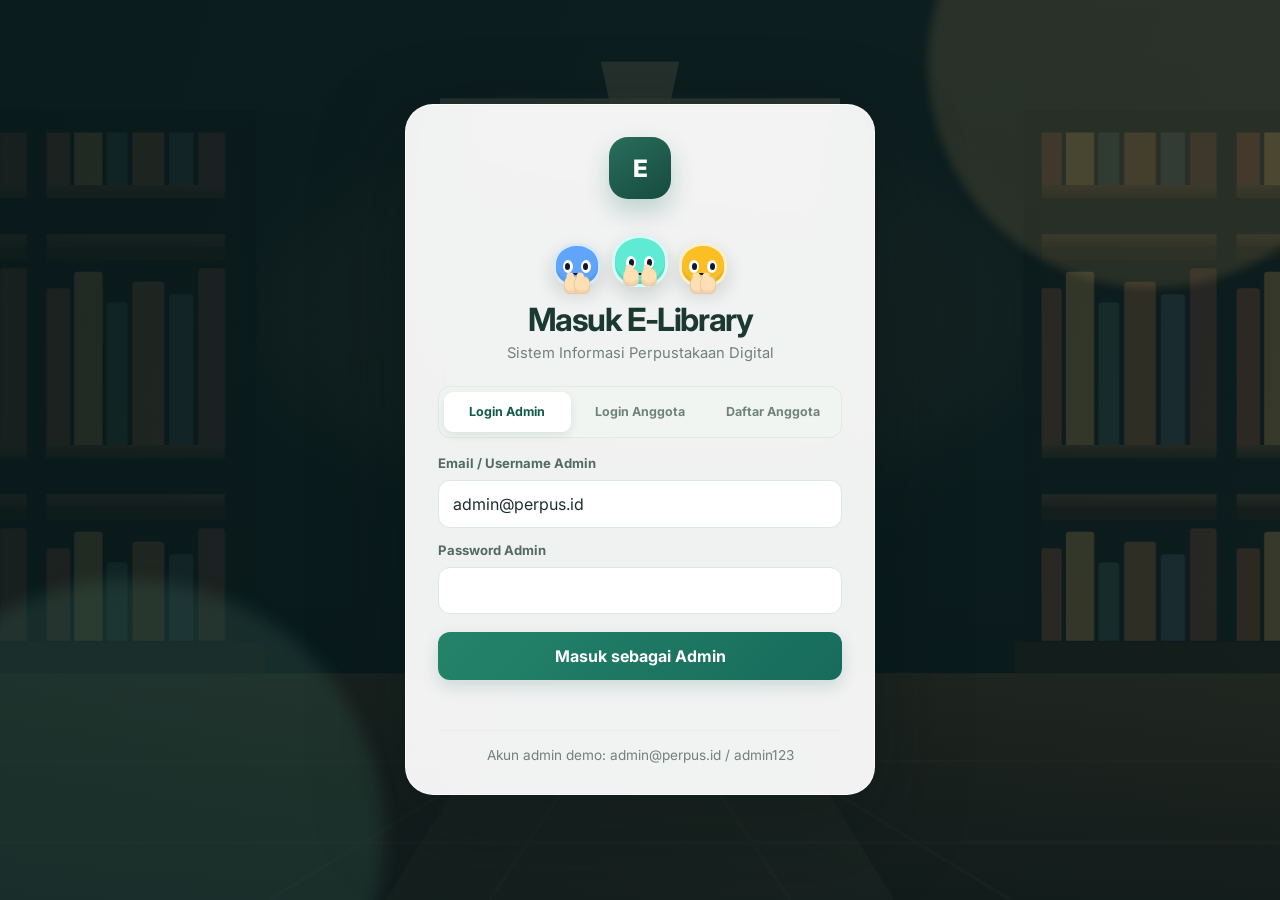
<file: index.html>
<!DOCTYPE html>
<html lang="id">
  <head>
    <meta charset="UTF-8" />
    <meta name="viewport" content="width=device-width, initial-scale=1.0" />
    <title>Masuk E-Library</title>
    <link rel="preconnect" href="https://fonts.googleapis.com" />
    <link rel="preconnect" href="https://fonts.gstatic.com" crossorigin />
    <link href="https://fonts.googleapis.com/css2?family=Inter:wght@400;500;600;700;800&display=swap" rel="stylesheet" />
    <link rel="stylesheet" href="assets/css/style.css" />
  </head>
  <body class="login-page" data-page="login">
    <main class="login-card">
      <div class="login-head">
        <div class="login-brand">E</div>
        <div class="login-mascots" aria-hidden="true">
          <div class="login-mascot mascot-blue"><span class="mascot-eyes"><i><b></b></i><i><b></b></i></span><span class="mascot-mouth"></span><span class="mascot-hands"><i></i><i></i></span></div>
          <div class="login-mascot mascot-green"><span class="mascot-eyes"><i><b></b></i><i><b></b></i></span><span class="mascot-mouth"></span><span class="mascot-hands"><i></i><i></i></span></div>
          <div class="login-mascot mascot-orange"><span class="mascot-eyes"><i><b></b></i><i><b></b></i></span><span class="mascot-mouth"></span><span class="mascot-hands"><i></i><i></i></span></div>
        </div>
        <h2>Masuk E-Library</h2>
        <p class="muted">Sistem Informasi Perpustakaan Digital</p>
      </div>

      <div class="login-tabs" role="tablist" aria-label="Jenis akses">
        <button class="login-tab active" type="button" role="tab" aria-selected="true" aria-controls="adminLoginPanel" data-login-tab="admin">Login Admin</button>
        <button class="login-tab" type="button" role="tab" aria-selected="false" aria-controls="memberLoginPanel" data-login-tab="member">Login Anggota</button>
        <button class="login-tab" type="button" role="tab" aria-selected="false" aria-controls="memberRegisterPanel" data-login-tab="register">Daftar Anggota</button>
      </div>

      <section id="adminLoginPanel" class="login-panel" role="tabpanel" data-login-panel="admin">
        <form id="loginForm" class="login-form">
          <div class="field">
            <label for="email">Email / Username Admin</label>
            <input id="email" name="username" type="text" value="admin@perpus.id" autocomplete="username" required />
          </div>

          <div class="field">
            <label for="password">Password Admin</label>
            <input id="password" name="password" type="password" autocomplete="current-password" required />
          </div>

          <button class="primary-btn" type="submit">Masuk sebagai Admin</button>
          <p id="loginStatus" role="status" aria-live="polite" style="margin: 0; font-weight: 700; min-height: 1.2em;"></p>
        </form>
      </section>

      <section id="memberLoginPanel" class="login-panel" role="tabpanel" data-login-panel="member" hidden>
        <form id="memberLoginForm" class="login-form">
          <div class="field">
            <label for="memberLoginEmail">Email Anggota</label>
            <input id="memberLoginEmail" name="email" type="email" autocomplete="username" required />
          </div>
          <div class="field">
            <label for="memberLoginPassword">Password</label>
            <input id="memberLoginPassword" name="password" type="password" autocomplete="current-password" required />
          </div>
          <button class="primary-btn" type="submit">Masuk sebagai Anggota</button>
          <p id="memberLoginStatus" role="status" aria-live="polite" style="margin: 0; font-weight: 700; min-height: 1.2em;"></p>
        </form>
      </section>

      <section id="memberRegisterPanel" class="login-panel" role="tabpanel" data-login-panel="register" hidden>
        <form id="memberRegisterForm" class="login-form">
          <div class="field">
            <label for="registerName">Nama Lengkap</label>
            <input id="registerName" name="name" autocomplete="name" required />
          </div>
          <div class="field">
            <label for="registerPhone">Nomor Telepon</label>
            <input id="registerPhone" name="phone" type="tel" autocomplete="tel" required />
          </div>
          <div class="field">
            <label for="registerEmail">Email</label>
            <input id="registerEmail" name="email" type="email" autocomplete="email" required />
          </div>
          <div class="field">
            <label for="registerAddress">Alamat</label>
            <input id="registerAddress" name="address" autocomplete="street-address" required />
          </div>
          <div class="field">
            <label for="registerPassword">Buat Password</label>
            <input id="registerPassword" name="password" type="password" minlength="6" autocomplete="new-password" required />
          </div>
          <button class="primary-btn" type="submit">Daftar sebagai Anggota</button>
          <p id="memberRegisterStatus" role="status" aria-live="polite" style="margin: 0; font-weight: 700; min-height: 1.2em;"></p>
        </form>
      </section>

      <div class="login-footer">
        Akun admin demo: admin@perpus.id / admin123
      </div>
    </main>

    <script src="assets/js/main.js"></script>
  </body>
</html>
</file>
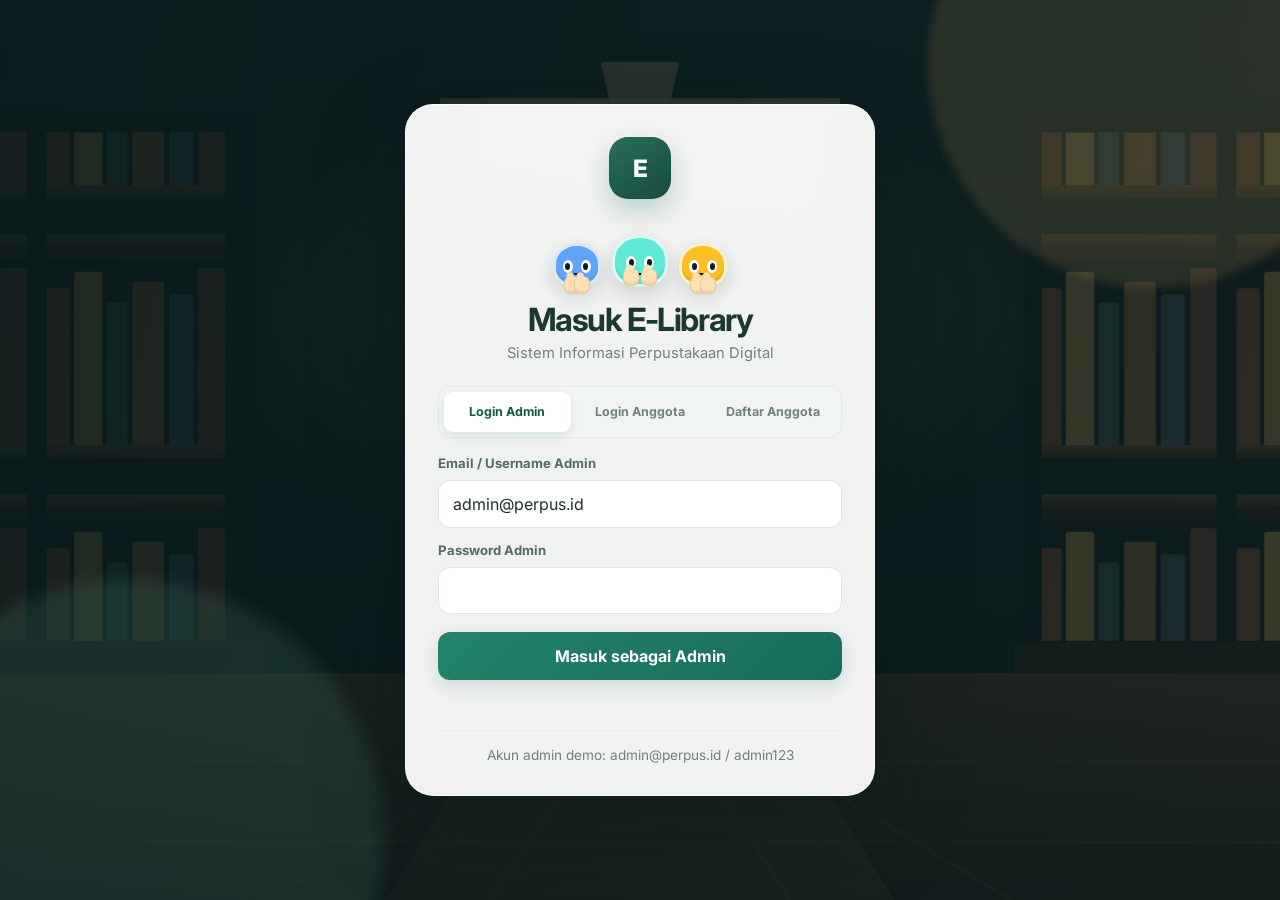
<file: pages/anggota.html>
<!DOCTYPE html>
<html lang="id">
  <head>
    <meta charset="UTF-8" />
    <meta name="viewport" content="width=device-width, initial-scale=1.0" />
    <title>Pendaftaran Anggota E-Library</title>
    <link rel="preconnect" href="https://fonts.googleapis.com" />
    <link rel="preconnect" href="https://fonts.gstatic.com" crossorigin />
    <link href="https://fonts.googleapis.com/css2?family=Inter:wght@400;500;600;700;800&display=swap" rel="stylesheet" />
    <link rel="stylesheet" href="../assets/css/style.css" />
  </head>
  <body data-page="anggota">
    <div class="page-shell">
      <aside class="sidebar open">
        <div class="sidebar-header">
          <div class="brand">
            <div class="brand-mark">E</div>
            <span>E-Library</span>
          </div>
        </div>

        <div class="nav-section">
          <div class="nav-label">Menu</div>
          <ul class="nav-list">
            <li><a class="nav-link" href="dashboard.html" data-page="dashboard"><span class="icon">◫</span>Dashboard</a></li>
            <li><a class="nav-link" href="data-master.html" data-page="data-master"><span class="icon">▣</span>Data Master</a></li>
            <li><a class="nav-link" href="form.html" data-page="form"><span class="icon">✎</span>Permintaan & Peminjaman</a></li>
            <li><a class="nav-link" href="peminjam.html" data-page="peminjam"><span class="icon">▤</span>Daftar Peminjam</a></li>
            <li><a class="nav-link active" href="anggota.html" data-page="anggota"><span class="icon">＋</span>Pendaftaran Anggota</a></li>
            <li><a class="nav-link" href="laporan.html" data-page="laporan"><span class="icon">▤</span>Laporan</a></li>
          </ul>
        </div>
      </aside>

      <main class="main-panel">
        <header class="topbar">
          <div class="topbar-left">
            <button class="icon-button" type="button" data-sidebar-toggle>☰</button>
            <div class="search-box">
              <span>⌕</span>
              <input type="text" placeholder="Cari anggota..." data-table-search />
            </div>
          </div>
          <div class="topbar-right">
            <button class="icon-button" type="button" data-logout title="Logout">⇠</button>
            <button class="icon-button" type="button">⚙</button>
            <div class="icon-button" aria-label="Profil admin" data-user-name>A</div>
          </div>
        </header>

        <section class="page-content">
          <div class="card">
            <div class="panel-header">
              <div>
                <h2 class="panel-title">Pendaftaran Anggota Perpustakaan</h2>
                <p class="muted">ID anggota dibuat otomatis setelah data pendaftaran berhasil disimpan.</p>
              </div>
            </div>

            <form id="memberForm">
              <div class="form-grid">
                <div class="field">
                  <label for="memberName">Nama Lengkap</label>
                  <input id="memberName" name="name" type="text" autocomplete="name" placeholder="Nama lengkap anggota" required />
                </div>
                <div class="field">
                  <label for="memberPhone">Nomor Telepon</label>
                  <input id="memberPhone" name="phone" type="tel" autocomplete="tel" placeholder="08xxxxxxxxxx" required />
                </div>
                <div class="field">
                  <label for="memberEmail">Email</label>
                  <input id="memberEmail" name="email" type="email" autocomplete="email" placeholder="nama@email.com" required />
                </div>
                <div class="field">
                  <label for="memberAddress">Alamat</label>
                  <input id="memberAddress" name="address" autocomplete="street-address" placeholder="Alamat anggota" required />
                </div>
              </div>
              <div class="form-actions">
                <button class="secondary-btn" type="reset" style="color: var(--text); border-color: var(--line);">Reset</button>
                <button class="primary-btn" type="submit">Daftarkan Anggota</button>
              </div>
              <p id="memberFormStatus" role="status" aria-live="polite" style="margin-top: 1rem; font-weight: 700;"></p>
            </form>
          </div>

          <div class="card table-card" style="margin-top: 1.25rem;">
            <div class="table-actions">
              <div>
                <h2 class="panel-title">Daftar Anggota</h2>
                <p class="muted">Anggota yang terdaftar dapat dipilih pada form peminjaman.</p>
              </div>
            </div>
            <table id="memberTable">
              <thead>
                <tr>
                  <th>ID Anggota</th>
                  <th>Nama</th>
                  <th>Nomor Telepon</th>
                  <th>Email</th>
                  <th>Alamat</th>
                </tr>
              </thead>
              <tbody></tbody>
            </table>
          </div>
        </section>
      </main>
    </div>

    <script src="../assets/js/main.js"></script>
    <script src="../assets/js/anggota.js"></script>
  </body>
</html>
</file>
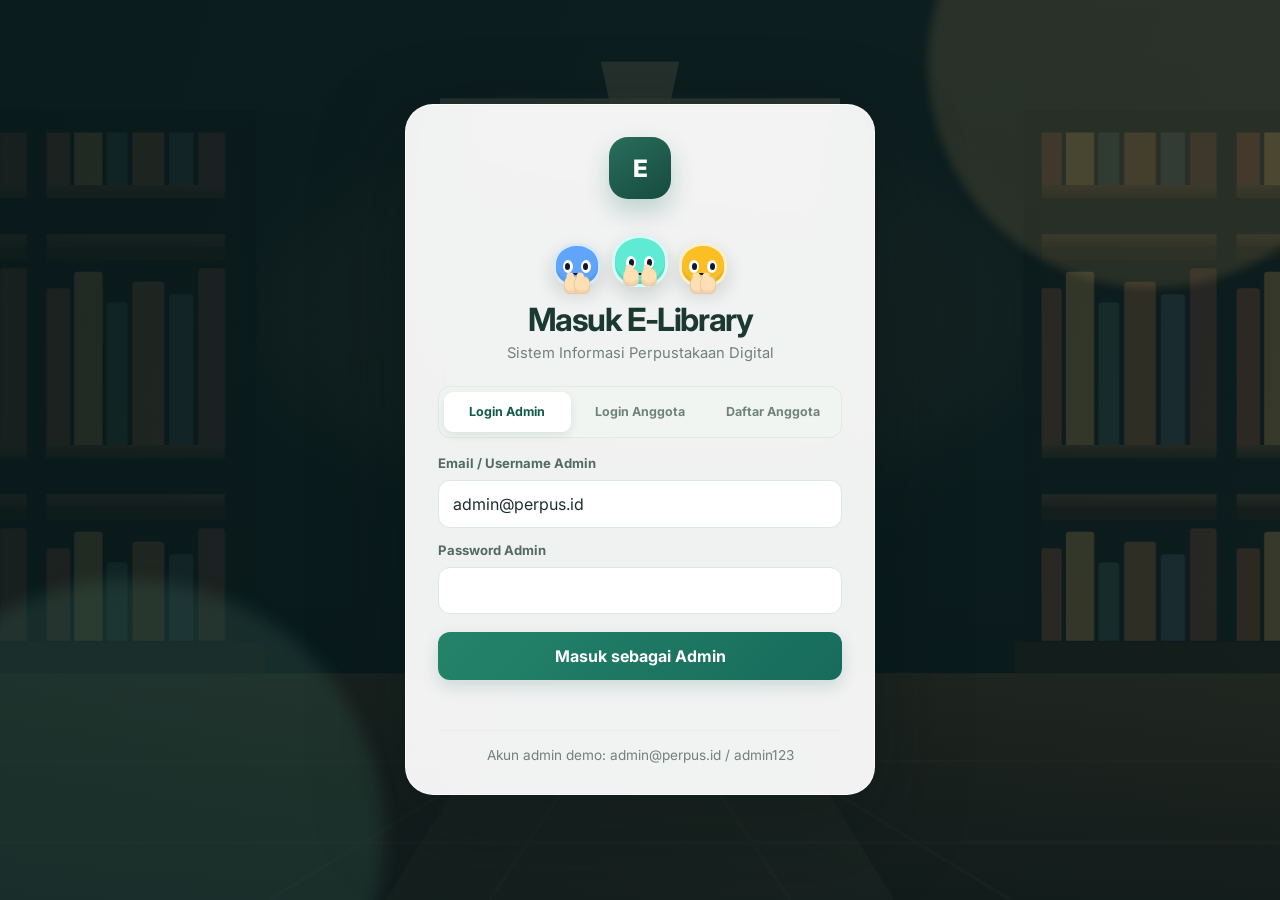
<file: pages/data-master.html>
<!DOCTYPE html>
<html lang="id">
  <head>
    <meta charset="UTF-8" />
    <meta name="viewport" content="width=device-width, initial-scale=1.0" />
    <title>Data Master E-Library</title>
    <link rel="preconnect" href="https://fonts.googleapis.com" />
    <link rel="preconnect" href="https://fonts.gstatic.com" crossorigin />
    <link href="https://fonts.googleapis.com/css2?family=Inter:wght@400;500;600;700;800&display=swap" rel="stylesheet" />
    <link rel="stylesheet" href="../assets/css/style.css" />
  </head>
  <body data-page="data-master">
    <div class="page-shell">
      <aside class="sidebar open">
        <div class="sidebar-header">
          <div class="brand">
            <div class="brand-mark">E</div>
            <span>E-Library</span>
          </div>
        </div>

        <div class="nav-section">
          <div class="nav-label">Menu</div>
          <ul class="nav-list">
            <li><a class="nav-link" href="dashboard.html" data-page="dashboard"><span class="icon">◫</span>Dashboard</a></li>
            <li><a class="nav-link active" href="data-master.html" data-page="data-master"><span class="icon">▣</span>Data Master</a></li>
            <li><a class="nav-link" href="form.html" data-page="form"><span class="icon">✎</span>Permintaan & Peminjaman</a></li>
            <li><a class="nav-link" href="peminjam.html" data-page="peminjam"><span class="icon">▤</span>Daftar Peminjam</a></li>
            <li><a class="nav-link" href="anggota.html" data-page="anggota"><span class="icon">＋</span>Pendaftaran Anggota</a></li>
            <li><a class="nav-link" href="laporan.html" data-page="laporan"><span class="icon">▤</span>Laporan</a></li>
          </ul>
        </div>
      </aside>

      <main class="main-panel">
        <header class="topbar">
          <div class="topbar-left">
            <button class="icon-button" type="button" data-sidebar-toggle>☰</button>
            <div class="search-box">
              <span>⌕</span>
              <input type="text" placeholder="Cari buku atau anggota" data-table-search id="bookSearch" />
            </div>
          </div>
          <div class="topbar-right">
            <button class="icon-button" type="button" data-logout title="Logout">⇠</button>
            <button class="icon-button" type="button">⚙</button>
            <div class="icon-button" aria-label="Profil admin" data-user-name>A</div>
          </div>
        </header>

        <section class="page-content">
          <div class="card table-card">
            <div class="table-actions">
              <div>
                <h2 class="panel-title">Data Master Buku</h2>
                <p class="muted">Kelola katalog, anggota, kategori, dan petugas.</p>
              </div>
              <div class="action-group">
                <button class="filter-btn" type="button">Filter</button>
                <button class="secondary-btn" type="button" id="exportBookTable" style="color: var(--text); border-color: var(--line);">Export CSV</button>
                <button class="primary-btn" type="button" data-open-modal>Tambah Buku</button>
              </div>
            </div>

            <table id="bookTable">
              <thead>
                <tr>
                  <th>ID</th>
                  <th>ISBN</th>
                  <th>Judul</th>
                  <th>Pengarang</th>
                  <th>Kategori</th>
                  <th>Status</th>
                  <th>Stok</th>
                  <th>Aksi</th>
                </tr>
              </thead>
              <tbody></tbody>
            </table>
          </div>
        </section>
      </main>
    </div>

    <div class="modal" aria-modal="true" role="dialog">
      <div class="modal-box">
        <h3 id="bookModalTitle">Tambah Buku Baru</h3>
        <form id="bookForm">
          <input type="hidden" id="bookId" />
          <div class="form-grid" style="margin-top:1rem;">
            <div class="field">
              <label for="bookIsbn">ISBN</label>
              <input id="bookIsbn" type="text" placeholder="978-..." required />
            </div>
            <div class="field">
              <label for="bookTitle">Judul Buku</label>
              <input id="bookTitle" type="text" placeholder="Masukkan judul" required />
            </div>
            <div class="field">
              <label for="bookAuthor">Pengarang</label>
              <input id="bookAuthor" type="text" placeholder="Nama pengarang" required />
            </div>
            <div class="field">
              <label for="bookCategory">Kategori</label>
              <select id="bookCategory" required>
                <option value="">Pilih kategori</option>
                <option>Sains</option>
                <option>Sosial</option>
                <option>Teknik</option>
                <option>Bisnis</option>
              </select>
            </div>
            <div class="field">
              <label for="bookStatus">Status</label>
              <select id="bookStatus" required>
                <option value="">Pilih status</option>
                <option>Tersedia</option>
                <option>Dipinjam</option>
                <option>Kosong</option>
              </select>
            </div>
            <div class="field">
              <label for="bookStock">Stok</label>
              <input id="bookStock" type="number" min="0" value="0" required />
            </div>
          </div>
          <div class="modal-actions">
            <button class="secondary-btn" type="button" data-close-modal style="color: var(--text); border-color: var(--line);">Batal</button>
            <button class="primary-btn" type="submit">Simpan</button>
          </div>
        </form>
      </div>
    </div>

    <script src="../assets/js/main.js"></script>
    <script src="../assets/js/data-master.js"></script>
  </body>
</html>
</file>
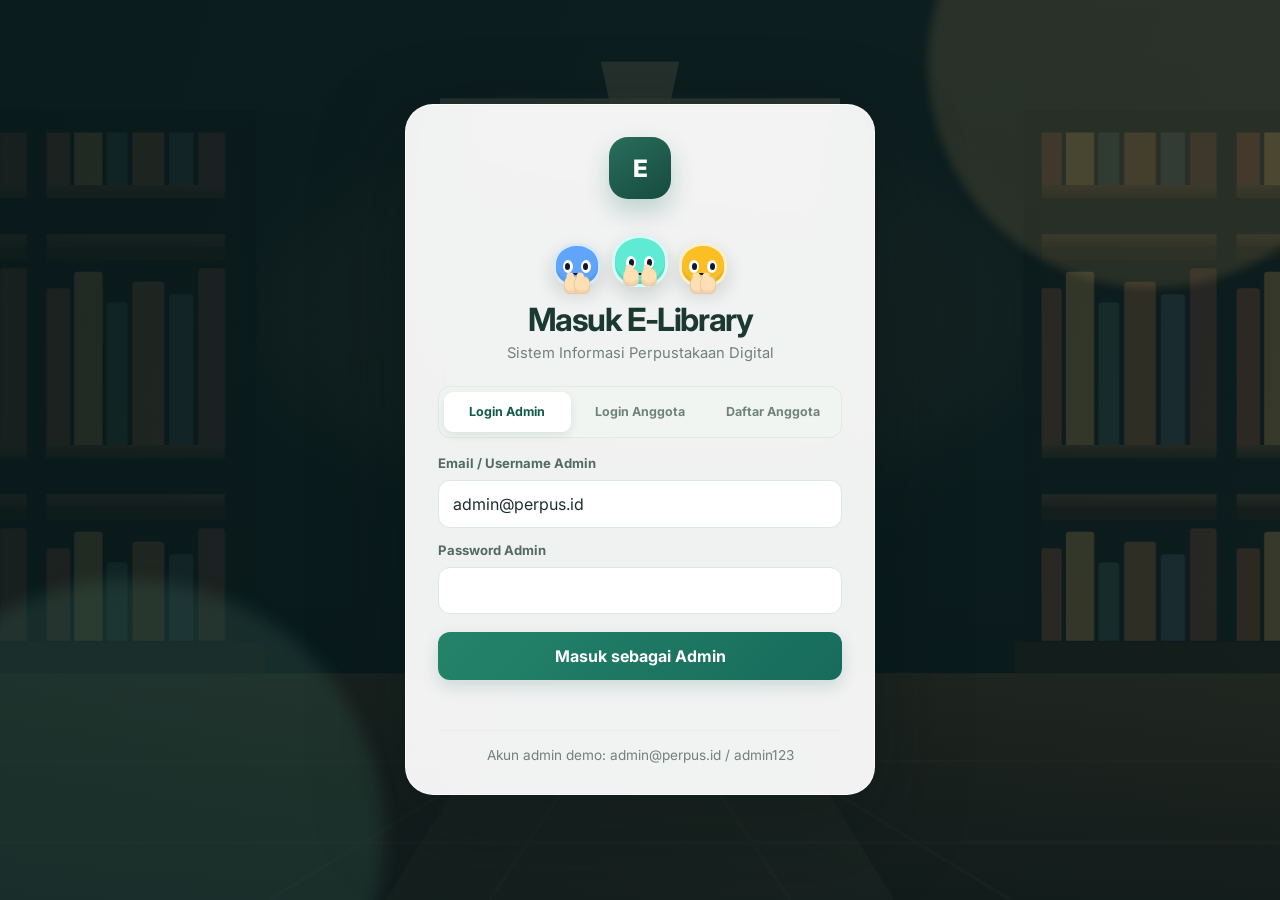
<file: pages/form.html>
<!DOCTYPE html>
<html lang="id">
  <head>
    <meta charset="UTF-8" />
    <meta name="viewport" content="width=device-width, initial-scale=1.0" />
    <title>Form Peminjaman E-Library</title>
    <link rel="preconnect" href="https://fonts.googleapis.com" />
    <link rel="preconnect" href="https://fonts.gstatic.com" crossorigin />
    <link href="https://fonts.googleapis.com/css2?family=Inter:wght@400;500;600;700;800&display=swap" rel="stylesheet" />
    <link rel="stylesheet" href="../assets/css/style.css" />
  </head>
  <body data-page="form">
    <div class="page-shell">
      <aside class="sidebar open">
        <div class="sidebar-header">
          <div class="brand">
            <div class="brand-mark">E</div>
            <span>E-Library</span>
          </div>
        </div>

        <div class="nav-section">
          <div class="nav-label">Menu</div>
          <ul class="nav-list">
            <li><a class="nav-link" href="dashboard.html" data-page="dashboard"><span class="icon">◫</span>Dashboard</a></li>
            <li><a class="nav-link" href="data-master.html" data-page="data-master"><span class="icon">▣</span>Data Master</a></li>
            <li><a class="nav-link active" href="form.html" data-page="form"><span class="icon">✎</span>Permintaan & Peminjaman</a></li>
            <li><a class="nav-link" href="peminjam.html" data-page="peminjam"><span class="icon">▤</span>Daftar Peminjam</a></li>
            <li><a class="nav-link" href="anggota.html" data-page="anggota"><span class="icon">＋</span>Pendaftaran Anggota</a></li>
            <li><a class="nav-link" href="laporan.html" data-page="laporan"><span class="icon">▤</span>Laporan</a></li>
          </ul>
        </div>
      </aside>

      <main class="main-panel">
        <header class="topbar">
          <div class="topbar-left">
            <button class="icon-button" type="button" data-sidebar-toggle>☰</button>
            <div class="search-box">
              <span>⌕</span>
              <input type="text" placeholder="Cari transaksi..." />
            </div>
          </div>
          <div class="topbar-right">
            <button class="icon-button" type="button" data-logout title="Logout">⇠</button>
            <button class="icon-button" type="button">⚙</button>
            <div class="icon-button" aria-label="Profil admin">A</div>
          </div>
        </header>

        <section class="page-content">
          <div class="card table-card">
            <div class="table-actions">
              <div>
                <h2 class="panel-title">Permintaan Peminjaman Anggota</h2>
                <p class="muted">Konfirmasi permintaan anggota untuk membuat peminjaman dan memperbarui stok buku.</p>
              </div>
            </div>
            <p id="requestAdminStatus" role="status" aria-live="polite" style="font-weight: 700;"></p>
            <table id="loanRequestTable">
              <thead>
                <tr>
                  <th>Anggota</th>
                  <th>Buku</th>
                  <th>Tanggal Permintaan</th>
                  <th>Lama Pinjam</th>
                  <th>Status</th>
                  <th>Aksi</th>
                </tr>
              </thead>
              <tbody></tbody>
            </table>
          </div>

          <div class="card">
            <div class="panel-header">
              <div>
                <h2 class="panel-title">Form Peminjaman</h2>
                <p class="muted">Pilih anggota terdaftar dan buku dari Data Master, lalu tentukan tanggal pengembalian.</p>
              </div>
            </div>

            <form id="loanForm">
              <div class="form-grid">
                <div class="field">
                  <label for="memberId">ID Anggota</label>
                  <select id="memberId" required>
                    <option value="">Pilih anggota terdaftar</option>
                  </select>
                  <small id="memberDetails" class="muted">Belum ada anggota terpilih.</small>
                </div>
                <div class="field">
                  <label for="bookId">ID Buku</label>
                  <select id="bookId" required>
                    <option value="">Pilih buku dari Data Master</option>
                  </select>
                </div>
                <div class="field">
                  <label for="loanDate">Tanggal Pinjam</label>
                  <input id="loanDate" type="date" required />
                </div>
                <div class="field">
                  <label for="loanDays">Lama Pinjam (hari)</label>
                  <input id="loanDays" type="number" value="7" min="1" max="30" required />
                </div>
                <div class="field">
                  <label for="dueDate">Batas Kembali</label>
                  <input id="dueDate" type="date" required />
                </div>
                <div class="field">
                  <label for="category">Kategori Buku</label>
                  <input id="category" type="text" placeholder="Dipilih otomatis dari data buku" readonly required />
                </div>
              </div>

              <p class="muted" style="margin-top: 1rem;">Belum terdaftar? <a href="anggota.html">Daftarkan anggota perpustakaan</a>.</p>

              <div class="form-summary">
                <div class="summary-item"><span>Estimasi denda per hari</span><strong>Rp 2.500</strong></div>
                <div class="summary-item"><span>Estimasi total denda</span><strong id="dendaValue">Rp 17.500</strong></div>
                <div class="summary-item"><span>Status</span><strong id="statusValue">Aktif</strong></div>
              </div>

              <div class="form-actions">
                <button class="secondary-btn" type="reset" style="color: var(--text); border-color: var(--line);">Reset</button>
                <button class="primary-btn" type="submit">Simpan Peminjaman</button>
              </div>
              <p id="formStatus" style="margin-top: 1rem; font-weight: 700;"></p>
            </form>
          </div>
        </section>
      </main>
    </div>

    <script src="../assets/js/main.js"></script>
    <script src="../assets/js/form.js"></script>
  </body>
</html>
</file>
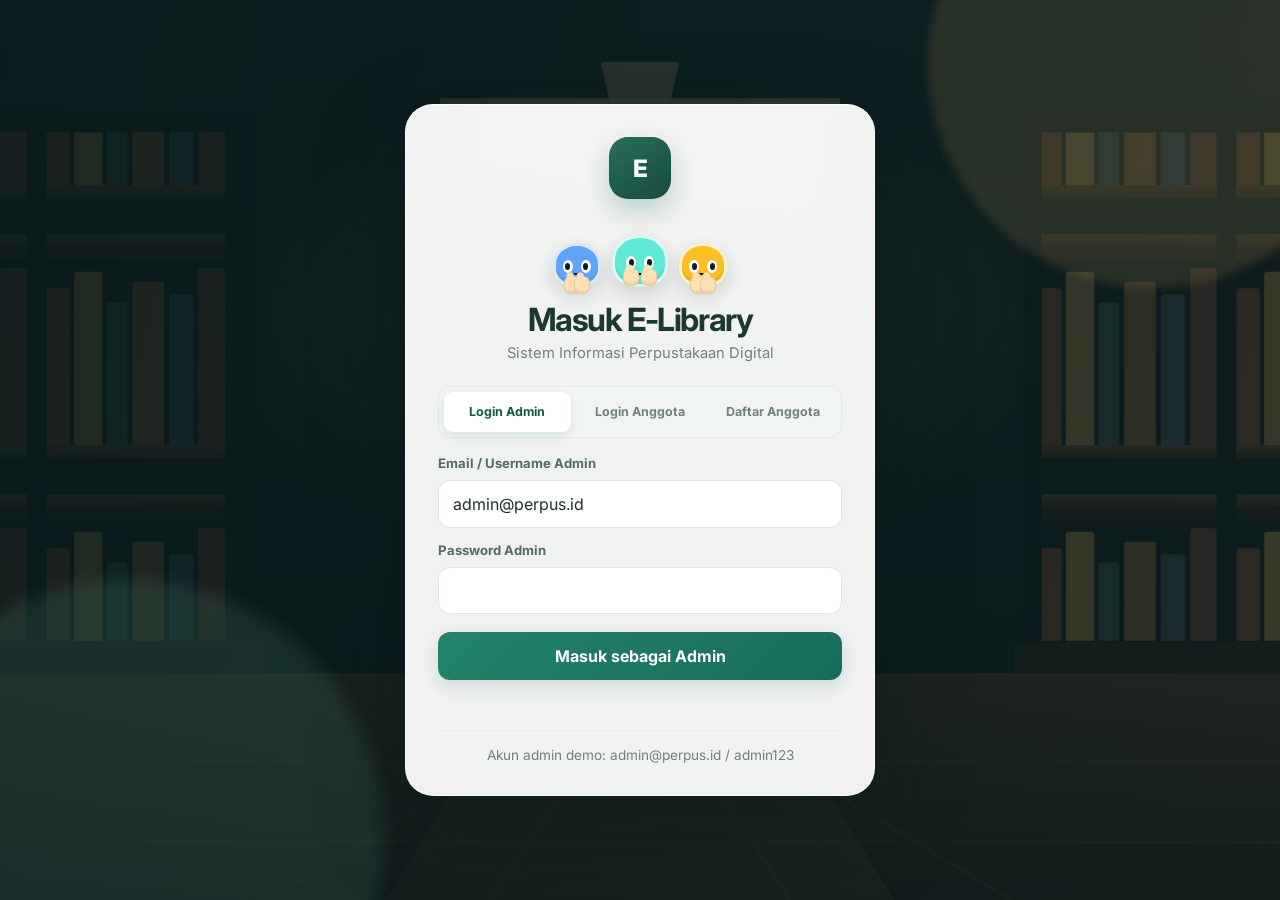
<file: pages/laporan.html>
<!DOCTYPE html>
<html lang="id">
  <head>
    <meta charset="UTF-8" />
    <meta name="viewport" content="width=device-width, initial-scale=1.0" />
    <title>Laporan E-Library</title>
    <link rel="preconnect" href="https://fonts.googleapis.com" />
    <link rel="preconnect" href="https://fonts.gstatic.com" crossorigin />
    <link href="https://fonts.googleapis.com/css2?family=Inter:wght@400;500;600;700;800&display=swap" rel="stylesheet" />
    <link rel="stylesheet" href="../assets/css/style.css" />
  </head>
  <body data-page="laporan">
    <div class="page-shell">
      <aside class="sidebar open">
        <div class="sidebar-header">
          <div class="brand">
            <div class="brand-mark">E</div>
            <span>E-Library</span>
          </div>
        </div>

        <div class="nav-section">
          <div class="nav-label">Menu</div>
          <ul class="nav-list">
            <li><a class="nav-link" href="dashboard.html" data-page="dashboard"><span class="icon">◫</span>Dashboard</a></li>
            <li><a class="nav-link" href="data-master.html" data-page="data-master"><span class="icon">▣</span>Data Master</a></li>
            <li><a class="nav-link" href="form.html" data-page="form"><span class="icon">✎</span>Permintaan & Peminjaman</a></li>
            <li><a class="nav-link" href="peminjam.html" data-page="peminjam"><span class="icon">▤</span>Daftar Peminjam</a></li>
            <li><a class="nav-link" href="anggota.html" data-page="anggota"><span class="icon">＋</span>Pendaftaran Anggota</a></li>
            <li><a class="nav-link active" href="laporan.html" data-page="laporan"><span class="icon">▤</span>Laporan</a></li>
          </ul>
        </div>
      </aside>

      <main class="main-panel">
        <header class="topbar">
          <div class="topbar-left">
            <button class="icon-button" type="button" data-sidebar-toggle>☰</button>
            <div class="search-box">
              <span>⌕</span>
              <input type="text" placeholder="Cari laporan..." data-table-search />
            </div>
          </div>
          <div class="topbar-right">
            <button class="icon-button" type="button" data-logout title="Logout">⇠</button>
            <button class="icon-button" type="button">⚙</button>
            <div class="icon-button" aria-label="Profil admin">A</div>
          </div>
        </header>

        <section class="page-content">
          <div class="card">
            <div class="table-actions">
              <div>
                <h2 class="panel-title">Laporan Aktivitas Perpustakaan</h2>
                <p class="muted">Rekap bulanan dan ringkasan penggunaan sistem.</p>
              </div>
              <div class="action-group">
                <button class="filter-btn" id="filterPeriodButton" type="button">Filter Bulan</button>
                <button class="primary-btn" id="printButton" type="button">Cetak</button>
                <button class="secondary-btn" id="exportButton" type="button" style="color: var(--text); border-color: var(--line);">Export CSV</button>
              </div>
            </div>
            <div class="grid-4">
              <div class="card stat-card">
                <div class="stat-label">Jumlah Peminjaman</div>
                <div class="stat-value">1.240</div>
                <div class="stat-meta">Bulan ini</div>
              </div>
              <div class="card stat-card">
                <div class="stat-label">Pengembalian</div>
                <div class="stat-value">1.105</div>
                <div class="stat-meta">Tepat waktu</div>
              </div>
              <div class="card stat-card">
                <div class="stat-label">Denda</div>
                <div class="stat-value">Rp 3.6M</div>
                <div class="stat-meta">Target tunai bulanan</div>
              </div>
              <div class="card stat-card">
                <div class="stat-label">Koleksi Populer</div>
                <div class="stat-value">Top 25</div>
                <div class="stat-meta">Sains & teknologi</div>
              </div>
            </div>

            <table id="reportTable" style="margin-top:1.5rem;">
              <thead>
                <tr>
                  <th>Jenis Laporan</th>
                  <th>Periode</th>
                  <th>Nilai</th>
                  <th>Status</th>
                </tr>
              </thead>
              <tbody>
                <tr data-row>
                  <td>Rekap Peminjaman</td>
                  <td>Juli 2026</td>
                  <td>1.240 transaksi</td>
                  <td><span class="badge success">Tuntas</span></td>
                </tr>
                <tr data-row>
                  <td>Analisis Kategori</td>
                  <td>Juli 2026</td>
                  <td>42% Sains</td>
                  <td><span class="badge info">Siap</span></td>
                </tr>
                <tr data-row>
                  <td>Monitoring Denda</td>
                  <td>Juli 2026</td>
                  <td>Rp 3.6M</td>
                  <td><span class="badge warning">Perlu fokus</span></td>
                </tr>
              </tbody>
            </table>
          </div>
        </section>
      </main>
    </div>

    <script src="../assets/js/main.js"></script>
    <script src="../assets/js/laporan.js"></script>
  </body>
</html>
</file>
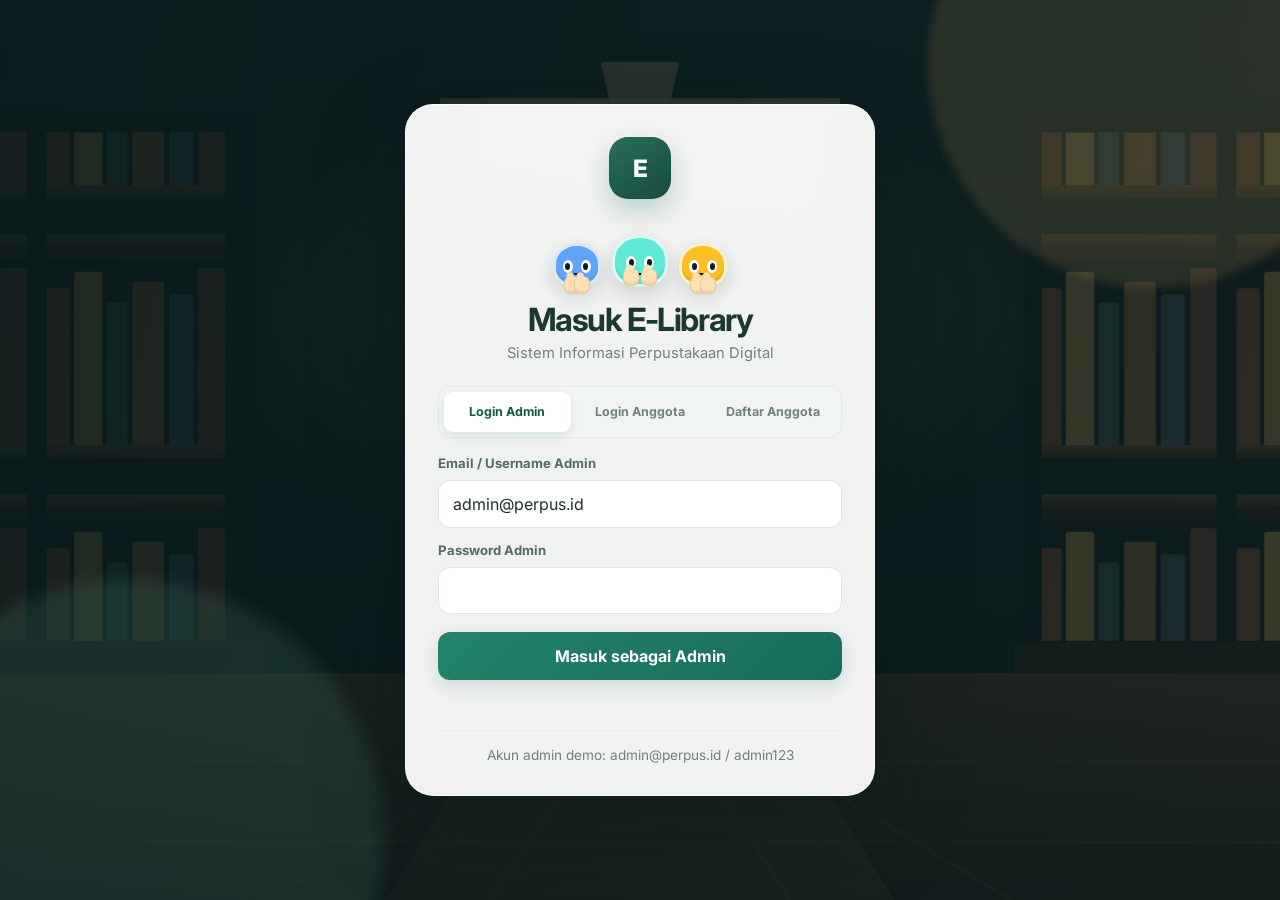
<file: pages/layout.html>
<!DOCTYPE html>
<html lang="id">
  <head>
    <meta charset="UTF-8" />
    <meta name="viewport" content="width=device-width, initial-scale=1.0" />
    <title>Layout Admin E-Library</title>
    <link rel="preconnect" href="https://fonts.googleapis.com" />
    <link rel="preconnect" href="https://fonts.gstatic.com" crossorigin />
    <link href="https://fonts.googleapis.com/css2?family=Inter:wght@400;500;600;700;800&display=swap" rel="stylesheet" />
    <link rel="stylesheet" href="../assets/css/style.css" />
  </head>
  <body data-page="dashboard">
    <div class="page-shell">
      <aside class="sidebar open">
        <div class="sidebar-header">
          <div class="brand">
            <div class="brand-mark">E</div>
            <span>E-Library</span>
          </div>
        </div>

        <div class="nav-section">
          <div class="nav-label">Menu</div>
          <ul class="nav-list">
            <li><a class="nav-link active" href="dashboard.html" data-page="dashboard"><span class="icon">◫</span>Dashboard</a></li>
            <li><a class="nav-link" href="data-master.html" data-page="data-master"><span class="icon">▣</span>Data Master</a></li>
            <li><a class="nav-link" href="form.html" data-page="form"><span class="icon">✎</span>Permintaan & Peminjaman</a></li>
            <li><a class="nav-link" href="peminjam.html" data-page="peminjam"><span class="icon">▤</span>Daftar Peminjam</a></li>
            <li><a class="nav-link" href="anggota.html" data-page="anggota"><span class="icon">＋</span>Pendaftaran Anggota</a></li>
            <li><a class="nav-link" href="laporan.html" data-page="laporan"><span class="icon">▤</span>Laporan</a></li>
          </ul>
        </div>
      </aside>

      <main class="main-panel">
        <header class="topbar">
          <div class="topbar-left">
            <button class="icon-button" type="button" data-sidebar-toggle>☰</button>
            <div class="search-box">
              <span>⌕</span>
              <input type="text" placeholder="Cari data, kategori, buku..." />
            </div>
          </div>
          <div class="topbar-right">
            <button class="icon-button" type="button">⚙</button>
            <div class="avatar">A</div>
          </div>
        </header>

        <section class="page-content">
          <div class="card">
            <h2>Template Layout</h2>
            <p class="muted">Gunakan file ini sebagai master layout dasar untuk halaman admin.</p>
          </div>
        </section>
      </main>
    </div>

    <script src="../assets/js/main.js"></script>
  </body>
</html>
</file>
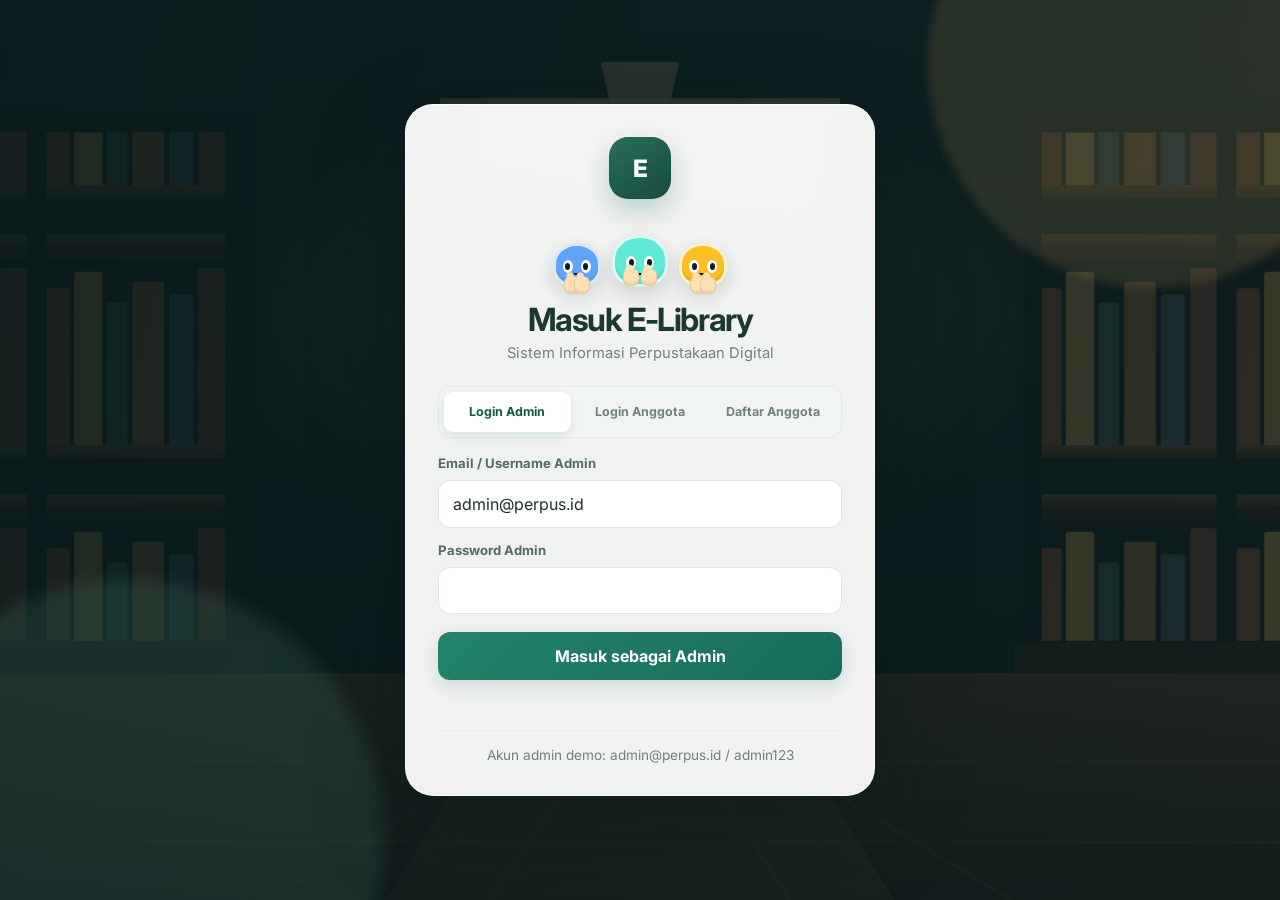
<file: pages/member.html>
<!DOCTYPE html>
<html lang="id">
  <head>
    <meta charset="UTF-8" />
    <meta name="viewport" content="width=device-width, initial-scale=1.0" />
    <title>Portal Anggota E-Library</title>
    <link rel="preconnect" href="https://fonts.googleapis.com" />
    <link rel="preconnect" href="https://fonts.gstatic.com" crossorigin />
    <link href="https://fonts.googleapis.com/css2?family=Inter:wght@400;500;600;700;800&display=swap" rel="stylesheet" />
    <link rel="stylesheet" href="../assets/css/style.css" />
  </head>
  <body data-page="member-portal">
    <main class="page-content member-portal">
      <header class="member-portal-header">
        <div>
          <p class="muted" style="margin: 0 0 0.35rem;">Portal Anggota</p>
          <h1>Halo, <span data-user-name>Anggota</span></h1>
        </div>
        <button class="secondary-btn" type="button" data-logout style="color: var(--text); border-color: var(--line);">Keluar</button>
      </header>

      <section class="card">
        <h2 class="panel-title">Ajukan Peminjaman Buku</h2>
        <p class="muted">Pilih buku dan lama peminjaman. Permintaan akan diproses setelah dikonfirmasi admin.</p>
        <form id="memberLoanRequestForm" style="margin-top: 1rem;">
          <div class="field">
            <label for="requestBook">Buku yang ingin dipinjam</label>
            <select id="requestBook" required>
              <option value="">Memuat daftar buku...</option>
            </select>
          </div>
          <div class="field">
            <label for="requestLoanDays">Lama peminjaman (hari)</label>
            <input id="requestLoanDays" type="number" min="1" max="30" value="7" required />
          </div>
          <button class="primary-btn" type="submit">Kirim Permintaan</button>
          <p id="memberRequestStatus" role="status" aria-live="polite" style="font-weight: 700;"></p>
        </form>
      </section>

      <section class="card table-card">
        <h2 class="panel-title">Riwayat Permintaan Saya</h2>
        <div style="overflow-x: auto;">
          <table id="memberRequestTable">
            <thead>
              <tr>
                <th>Buku</th>
                <th>Tanggal Pengajuan</th>
                <th>Lama Pinjam</th>
                <th>Status</th>
              </tr>
            </thead>
            <tbody></tbody>
          </table>
        </div>
      </section>
    </main>

    <script src="../assets/js/main.js"></script>
    <script src="../assets/js/member-portal.js"></script>
  </body>
</html>
</file>
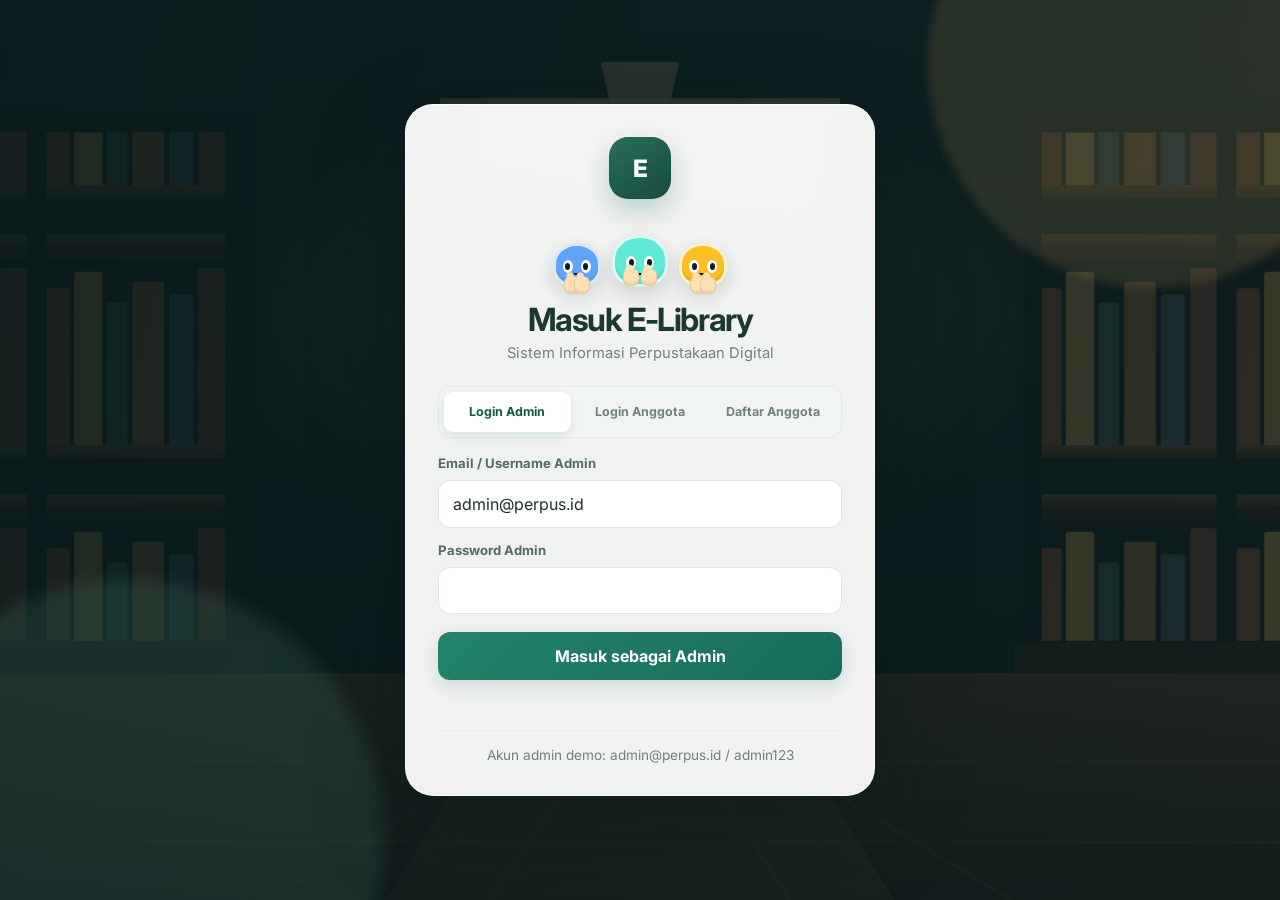
<file: pages/peminjam.html>
<!DOCTYPE html>
<html lang="id">
  <head>
    <meta charset="UTF-8" />
    <meta name="viewport" content="width=device-width, initial-scale=1.0" />
    <title>Daftar Peminjam E-Library</title>
    <link rel="preconnect" href="https://fonts.googleapis.com" />
    <link rel="preconnect" href="https://fonts.gstatic.com" crossorigin />
    <link href="https://fonts.googleapis.com/css2?family=Inter:wght@400;500;600;700;800&display=swap" rel="stylesheet" />
    <link rel="stylesheet" href="../assets/css/style.css" />
  </head>
  <body data-page="peminjam">
    <div class="page-shell">
      <aside class="sidebar open">
        <div class="sidebar-header">
          <div class="brand">
            <div class="brand-mark">E</div>
            <span>E-Library</span>
          </div>
        </div>

        <div class="nav-section">
          <div class="nav-label">Menu</div>
          <ul class="nav-list">
            <li><a class="nav-link" href="dashboard.html" data-page="dashboard"><span class="icon">◫</span>Dashboard</a></li>
            <li><a class="nav-link" href="data-master.html" data-page="data-master"><span class="icon">▣</span>Data Master</a></li>
            <li><a class="nav-link" href="form.html" data-page="form"><span class="icon">✎</span>Permintaan & Peminjaman</a></li>
            <li><a class="nav-link active" href="peminjam.html" data-page="peminjam"><span class="icon">▤</span>Daftar Peminjam</a></li>
            <li><a class="nav-link" href="anggota.html" data-page="anggota"><span class="icon">＋</span>Pendaftaran Anggota</a></li>
            <li><a class="nav-link" href="laporan.html" data-page="laporan"><span class="icon">▥</span>Laporan</a></li>
          </ul>
        </div>
      </aside>

      <main class="main-panel">
        <header class="topbar">
          <div class="topbar-left">
            <button class="icon-button" type="button" data-sidebar-toggle aria-label="Buka atau tutup menu">☰</button>
            <label class="search-box">
              <span aria-hidden="true">⌕</span>
              <input id="borrowerSearch" type="search" placeholder="Cari nama anggota, buku, atau ID..." data-table-search aria-label="Cari daftar peminjam" />
            </label>
          </div>
          <div class="topbar-right">
            <button class="icon-button" type="button" data-logout title="Logout" aria-label="Logout">⇠</button>
            <div class="icon-button" aria-label="Profil admin" data-user-name>A</div>
          </div>
        </header>

        <section class="page-content">
          <div class="borrower-heading">
            <div>
              <span class="hero-badge">Sirkulasi buku</span>
              <h1>Daftar Peminjam</h1>
              <p class="muted">Pantau lama pinjam, tanggal jatuh tempo, dan sisa waktu setiap anggota.</p>
            </div>
            <button class="secondary-btn borrower-export" id="exportBorrowers" type="button">Export CSV</button>
          </div>

          <div class="grid-4 borrower-stats" aria-label="Ringkasan peminjaman">
            <article class="card stat-card">
              <div class="stat-label">Peminjaman aktif</div>
              <div class="stat-value" id="activeLoansCount">0</div>
              <div class="stat-meta">Belum dikembalikan</div>
            </article>
            <article class="card stat-card">
              <div class="stat-label">Segera jatuh tempo</div>
              <div class="stat-value" id="dueSoonCount">0</div>
              <div class="stat-meta">Dalam 3 hari</div>
            </article>
            <article class="card stat-card">
              <div class="stat-label">Terlambat</div>
              <div class="stat-value" id="overdueCount">0</div>
              <div class="stat-meta">Melewati batas kembali</div>
            </article>
            <article class="card stat-card">
              <div class="stat-label">Total transaksi</div>
              <div class="stat-value" id="totalLoansCount">0</div>
              <div class="stat-meta">Seluruh riwayat peminjaman</div>
            </article>
          </div>

          <section class="card table-card borrower-table-card">
            <div class="table-actions">
              <div>
                <h2 class="panel-title">Rincian Peminjaman</h2>
                <p class="muted">Sisa hari dihitung otomatis dari tanggal hari ini hingga batas pengembalian.</p>
              </div>
              <label class="borrower-filter">
                <span class="muted">Status</span>
                <select id="borrowerStatusFilter" aria-label="Filter status peminjaman">
                  <option value="all">Semua status</option>
                  <option value="Aktif">Aktif</option>
                  <option value="Terlambat">Terlambat</option>
                  <option value="Selesai">Selesai</option>
                </select>
              </label>
            </div>
            <p id="borrowerStatus" role="status" aria-live="polite" class="borrower-status"></p>
            <div class="borrower-table-scroll">
              <table id="borrowerTable">
                <thead>
                  <tr>
                    <th>ID Peminjaman</th>
                    <th>Anggota</th>
                    <th>Buku</th>
                    <th>Tanggal Pinjam</th>
                    <th>Batas Kembali</th>
                    <th>Lama Pinjam</th>
                    <th>Sisa Waktu</th>
                    <th>Status</th>
                  </tr>
                </thead>
                <tbody></tbody>
              </table>
              <div id="borrowerEmptyState" class="borrower-empty" hidden>
                <span aria-hidden="true">📚</span>
                <strong>Belum ada data peminjam</strong>
                <p>Transaksi peminjaman yang sudah disimpan akan tampil di sini.</p>
              </div>
            </div>
          </section>
        </section>
      </main>
    </div>

    <script src="../assets/js/main.js"></script>
    <script src="../assets/js/peminjam.js"></script>
  </body>
</html>
</file>
<file: assets/css/style.css>
:root {
  --bg: #f4f7fb;
  --panel: #ffffff;
  --panel-soft: #eef4ff;
  --sidebar: #0f172a;
  --sidebar-soft: #1e293b;
  --primary: #2563eb;
  --primary-dark: #1d4ed8;
  --secondary: #14b8a6;
  --warning: #f59e0b;
  --danger: #ef4444;
  --text: #0f172a;
  --muted: #64748b;
  --line: #e2e8f0;
  --success: #22c55e;
  --shadow: 0 16px 36px rgba(15, 23, 42, 0.08);
}

* {
  box-sizing: border-box;
}

html {
  scroll-behavior: smooth;
}

body {
  margin: 0;
  font-family: "Inter", "Segoe UI", sans-serif;
  background: var(--bg);
  color: var(--text);
}

a {
  text-decoration: none;
  color: inherit;
}

img {
  max-width: 100%;
  display: block;
}

button,
input,
select,
textarea {
  font: inherit;
}

.page-shell {
  display: flex;
  min-height: 100vh;
}

.sidebar {
  width: 260px;
  min-width: 260px;
  background: linear-gradient(180deg, #0f172a 0%, #111827 100%);
  color: #eef2ff;
  padding: 1.25rem 1rem;
  position: sticky;
  top: 0;
  height: 100vh;
  transition: width 0.25s ease, min-width 0.25s ease, padding 0.25s ease, left 0.25s ease;
  overflow: hidden;
}

.sidebar:not(.open) {
  width: 0;
  min-width: 0;
  padding-left: 0;
  padding-right: 0;
}

.sidebar:not(.open) .sidebar-header,
.sidebar:not(.open) .nav-section {
  opacity: 0;
  pointer-events: none;
  transition: opacity 0.2s ease;
}

.sidebar-header {
  display: flex;
  align-items: center;
  justify-content: space-between;
  padding: 0.5rem 0.5rem 1.25rem;
  border-bottom: 1px solid rgba(148, 163, 184, 0.18);
}

.brand {
  display: flex;
  align-items: center;
  gap: 0.75rem;
  font-weight: 800;
  letter-spacing: 0.02em;
}

.brand-mark {
  width: 42px;
  height: 42px;
  border-radius: 12px;
  background: linear-gradient(135deg, var(--primary), var(--secondary));
  display: grid;
  place-items: center;
  font-size: 1.2rem;
  font-weight: 700;
}

.nav-section {
  margin-top: 1.5rem;
}

.nav-label {
  color: #94a3b8;
  font-size: 0.72rem;
  letter-spacing: 0.08em;
  text-transform: uppercase;
  padding: 0 0.75rem 0.65rem;
}

.nav-list {
  list-style: none;
  padding: 0;
  margin: 0;
  display: grid;
  gap: 0.35rem;
}

.nav-link {
  display: flex;
  align-items: center;
  gap: 0.85rem;
  width: 100%;
  padding: 0.82rem 0.9rem;
  border-radius: 12px;
  color: #dfe7f5;
  transition: 0.2s ease;
  font-weight: 600;
}

.nav-link:hover,
.nav-link.active {
  background: rgba(37, 99, 235, 0.18);
  color: #fff;
  box-shadow: inset 0 0 0 1px rgba(96, 165, 250, 0.2);
}

.nav-link .icon {
  font-size: 1.1rem;
}

.main-panel {
  flex: 1;
  min-width: 0;
}

.topbar {
  display: flex;
  align-items: center;
  justify-content: space-between;
  padding: 1.2rem 1.5rem;
  background: rgba(255, 255, 255, 0.75);
  backdrop-filter: blur(12px);
  border-bottom: 1px solid var(--line);
  position: sticky;
  top: 0;
  z-index: 10;
}

.topbar-left,
.topbar-right {
  display: flex;
  align-items: center;
  gap: 0.8rem;
}

.icon-button {
  width: 40px;
  height: 40px;
  border: 1px solid var(--line);
  border-radius: 10px;
  background: white;
  display: grid;
  place-items: center;
  cursor: pointer;
}

.search-box {
  display: flex;
  align-items: center;
  gap: 0.6rem;
  width: min(420px, 46vw);
  background: white;
  border: 1px solid var(--line);
  border-radius: 12px;
  padding: 0.7rem 0.9rem;
}

.search-box input {
  border: none;
  background: transparent;
  width: 100%;
  outline: none;
  color: var(--text);
}

.page-content {
  padding: 1.5rem;
}

.hero {
  background: linear-gradient(135deg, #0f172a 0%, #1d4ed8 45%, #14b8a6 100%);
  color: white;
  border-radius: 22px;
  padding: 1.8rem 1.7rem;
  display: flex;
  align-items: center;
  justify-content: space-between;
  gap: 1.2rem;
  box-shadow: var(--shadow);
}

.hero h1 {
  margin: 0;
  font-size: clamp(1.6rem, 3vw, 2.5rem);
  font-weight: 800;
}

.hero p {
  margin: 0.65rem 0 0;
  color: rgba(255, 255, 255, 0.82);
  max-width: 650px;
}

.hero-badge {
  display: inline-flex;
  align-items: center;
  gap: 0.4rem;
  background: rgba(255, 255, 255, 0.12);
  border: 1px solid rgba(255, 255, 255, 0.1);
  padding: 0.5rem 0.8rem;
  border-radius: 999px;
  font-size: 0.76rem;
  letter-spacing: 0.06em;
  text-transform: uppercase;
}

.hero-actions {
  display: flex;
  align-items: center;
  gap: 0.8rem;
  flex-wrap: wrap;
}

.primary-btn,
.secondary-btn,
.danger-btn {
  cursor: pointer;
  border: none;
  border-radius: 12px;
  padding: 0.8rem 1.2rem;
  font-weight: 700;
  transition: 0.2s ease;
}

.primary-btn {
  background: var(--secondary);
  color: white;
}

.primary-btn:hover {
  background: #0f9d93;
}

.secondary-btn {
  background: rgba(255, 255, 255, 0.12);
  color: white;
  border: 1px solid rgba(255, 255, 255, 0.18);
}

.danger-btn {
  background: var(--danger);
  color: white;
}

.grid-4 {
  display: grid;
  grid-template-columns: repeat(4, minmax(0, 1fr));
  gap: 1rem;
  margin-top: 1.5rem;
}

.card {
  background: var(--panel);
  border: 1px solid var(--line);
  border-radius: 18px;
  padding: 1.2rem 1rem;
  box-shadow: 0 10px 24px rgba(15, 23, 42, 0.04);
}

.stat-card {
  position: relative;
  overflow: hidden;
}

.stat-card::before {
  content: "";
  position: absolute;
  inset: 0 auto auto 0;
  width: 100%;
  height: 4px;
  background: var(--primary);
}

.stat-card:nth-child(2)::before {
  background: var(--secondary);
}

.stat-card:nth-child(3)::before {
  background: var(--warning);
}

.stat-card:nth-child(4)::before {
  background: var(--danger);
}

.stat-row {
  display: flex;
  align-items: flex-start;
  justify-content: space-between;
  gap: 0.8rem;
}

.stat-label {
  color: var(--muted);
  font-size: 0.75rem;
  letter-spacing: 0.08em;
  text-transform: uppercase;
  font-weight: 700;
}

.stat-value {
  margin-top: 0.5rem;
  font-weight: 800;
  font-size: clamp(1.5rem, 2vw, 2.1rem);
}

.stat-meta {
  margin-top: 0.6rem;
  color: var(--muted);
  font-size: 0.83rem;
}

.stat-icon {
  width: 46px;
  height: 46px;
  display: grid;
  place-items: center;
  border-radius: 12px;
  background: rgba(37, 99, 235, 0.1);
  color: var(--primary);
  font-weight: 700;
}

.stat-card:nth-child(2) .stat-icon {
  background: rgba(20, 184, 166, 0.1);
  color: var(--secondary);
}

.stat-card:nth-child(3) .stat-icon {
  background: rgba(245, 158, 11, 0.12);
  color: #b45309;
}

.stat-card:nth-child(4) .stat-icon {
  background: rgba(239, 68, 68, 0.1);
  color: var(--danger);
}

.two-col {
  margin-top: 1.5rem;
  display: grid;
  grid-template-columns: 1.6fr 0.9fr;
  gap: 1rem;
}

.panel-header {
  display: flex;
  align-items: center;
  justify-content: space-between;
  gap: 1rem;
  margin-bottom: 1rem;
}

.panel-title {
  margin: 0;
  font-size: 1.2rem;
  font-weight: 800;
}

.muted {
  color: var(--muted);
}

.chart-card {
  min-height: 330px;
}

.chart-wrap {
  width: 100%;
  height: 260px;
  position: relative;
}

.legend {
  display: flex;
  align-items: center;
  gap: 1.1rem;
  flex-wrap: wrap;
  margin-top: 0.8rem;
  color: var(--muted);
  font-size: 0.82rem;
}

.legend-dot {
  width: 12px;
  height: 12px;
  border-radius: 3px;
  display: inline-block;
}

.donut-wrap {
  width: 180px;
  height: 180px;
  margin: 0 auto;
  position: relative;
}

.donut-center {
  position: absolute;
  inset: 0;
  display: grid;
  place-items: center;
  text-align: center;
}

.category-list {
  display: grid;
  gap: 0.8rem;
  margin-top: 1rem;
}

.category-item {
  display: flex;
  align-items: center;
  justify-content: space-between;
  gap: 0.6rem;
  color: var(--muted);
}

.category-left {
  display: flex;
  align-items: center;
  gap: 0.6rem;
}

.table-card {
  margin-top: 1.5rem;
}

.table-actions {
  display: flex;
  align-items: center;
  justify-content: space-between;
  gap: 1rem;
  margin-bottom: 1rem;
}

.action-group {
  display: flex;
  align-items: center;
  gap: 0.6rem;
}

.filter-btn {
  border: 1px solid var(--line);
  background: white;
  border-radius: 10px;
  padding: 0.68rem 0.9rem;
  cursor: pointer;
}

table {
  width: 100%;
  border-collapse: collapse;
  overflow: hidden;
  border-radius: 14px;
}

th,
td {
  padding: 0.9rem 0.85rem;
  text-align: left;
  border-bottom: 1px solid var(--line);
}

th {
  font-size: 0.74rem;
  letter-spacing: 0.08em;
  text-transform: uppercase;
  color: var(--muted);
  background: #f8fafc;
}

.badge {
  display: inline-flex;
  padding: 0.38rem 0.7rem;
  border-radius: 999px;
  font-size: 0.74rem;
  font-weight: 700;
}

.badge.success {
  background: rgba(34, 197, 94, 0.12);
  color: #15803d;
}

.badge.warning {
  background: rgba(245, 158, 11, 0.1);
  color: #b45309;
}

.badge.danger {
  background: rgba(239, 68, 68, 0.12);
  color: #b91c1c;
}

.badge.info {
  background: rgba(37, 99, 235, 0.12);
  color: var(--primary-dark);
}

.row-actions {
  display: flex;
  align-items: center;
  gap: 0.45rem;
}

.text-btn {
  border: none;
  background: transparent;
  cursor: pointer;
  color: var(--primary);
  font-weight: 700;
}

.text-btn.danger {
  color: var(--danger);
}

.form-grid {
  display: grid;
  grid-template-columns: repeat(2, minmax(0, 1fr));
  gap: 1rem;
}

.field {
  display: grid;
  gap: 0.45rem;
}

.field label {
  font-size: 0.82rem;
  color: var(--muted);
  font-weight: 700;
}

.field input,
.field select,
.field textarea {
  width: 100%;
  padding: 0.8rem 0.9rem;
  background: #fff;
  border: 1px solid var(--line);
  border-radius: 12px;
  outline: none;
  transition: border-color 0.2s ease;
}

.field input:focus,
.field select:focus,
.field textarea:focus {
  border-color: rgba(37, 99, 235, 0.7);
  box-shadow: 0 0 0 4px rgba(37, 99, 235, 0.08);
}

.form-summary {
  background: #f8fafc;
  border: 1px solid var(--line);
  border-radius: 14px;
  padding: 1rem;
  display: grid;
  gap: 0.5rem;
  margin-top: 1rem;
}

.summary-item {
  display: flex;
  align-items: center;
  justify-content: space-between;
  gap: 0.6rem;
  font-size: 0.92rem;
}

.form-actions {
  display: flex;
  justify-content: flex-end;
  gap: 0.8rem;
  margin-top: 1rem;
}

.login-page {
  min-height: 100vh;
  display: grid;
  place-items: center;
  background: radial-gradient(circle at top, #dbeafe 0%, #f8fafc 42%, #e2e8f0 100%);
  padding: 2rem;
}

.login-card {
  width: min(430px, 100%);
  background: rgba(255, 255, 255, 0.8);
  backdrop-filter: blur(12px);
  border: 1px solid var(--line);
  border-radius: 28px;
  padding: 2rem;
  box-shadow: var(--shadow);
}

.login-head {
  text-align: center;
  margin-bottom: 1.5rem;
}

.login-mascots {
  display: flex;
  justify-content: center;
  align-items: flex-end;
  gap: 0.7rem;
  margin: 1.25rem 0 0.5rem;
}

.login-mascot {
  --eye-x: 0px;
  --eye-y: 0px;
  position: relative;
  width: 48px;
  height: 44px;
  display: grid;
  place-items: center;
  border: 3px solid rgba(15, 23, 42, 0.08);
  border-radius: 48% 48% 42% 42%;
  box-shadow: 0 5px 10px rgba(15, 23, 42, 0.12);
  animation: mascot-bob 2.2s ease-in-out infinite;
}

.login-mascot:nth-child(2) {
  width: 56px;
  height: 52px;
  animation-delay: -0.7s;
}

.login-mascot:nth-child(3) {
  animation-delay: -1.3s;
}

.mascot-blue {
  background: #60a5fa;
}

.mascot-green {
  background: #5eead4;
}

.mascot-orange {
  background: #fbbf24;
}

.mascot-eyes {
  display: flex;
  gap: 8px;
  margin-top: 2px;
}

.mascot-eyes i {
  width: 10px;
  height: 13px;
  display: block;
  overflow: hidden;
  border-radius: 50%;
  background: #fff;
}

.mascot-eyes b {
  display: block;
  width: 5px;
  height: 7px;
  margin: 3px auto 0;
  border-radius: 50%;
  background: #0f172a;
  transform: translate(var(--eye-x), var(--eye-y));
}

.mascot-mouth {
  position: absolute;
  left: 50%;
  bottom: 9px;
  width: 8px;
  height: 4px;
  border-bottom: 2px solid #0f172a;
  border-radius: 50%;
  transform: translateX(-50%);
}

@keyframes mascot-bob {
  0%, 100% { translate: 0 0; }
  50% { translate: 0 -4px; }
}

.login-tabs {
  display: grid;
  grid-template-columns: repeat(3, minmax(0, 1fr));
  gap: 0.35rem;
  margin-bottom: 1.1rem;
  padding: 0.3rem;
  border: 1px solid var(--line);
  border-radius: 12px;
  background: #f8fafc;
}

.login-tab {
  padding: 0.65rem 0.35rem;
  border: 0;
  border-radius: 9px;
  background: transparent;
  color: var(--muted);
  font-size: 0.78rem;
  font-weight: 700;
  cursor: pointer;
}

.login-tab.active {
  background: white;
  color: var(--primary-dark);
  box-shadow: 0 2px 8px rgba(15, 23, 42, 0.08);
}

.login-panel[hidden] {
  display: none;
}

.login-head h2 {
  margin: 0.8rem 0 0.3rem;
  font-size: 2rem;
}

.login-brand {
  width: 62px;
  height: 62px;
  margin: 0 auto;
  border-radius: 18px;
  background: linear-gradient(135deg, var(--primary) 0%, var(--secondary) 100%);
  color: white;
  display: grid;
  place-items: center;
  font-size: 1.5rem;
  font-weight: 800;
}

.login-form {
  display: grid;
  gap: 1rem;
}

.login-form .field {
  gap: 0.55rem;
}

.member-portal {
  width: min(980px, 100%);
  margin: 0 auto;
}

.member-portal-header {
  display: flex;
  align-items: center;
  justify-content: space-between;
  gap: 1rem;
  margin-bottom: 1.25rem;
}

.member-portal-header h1 {
  margin: 0;
  font-size: clamp(1.5rem, 3vw, 2rem);
}

.member-portal .field {
  margin-bottom: 1rem;
}

.member-portal table {
  margin-top: 1rem;
}

.login-footer {
  margin-top: 1rem;
  text-align: center;
  color: var(--muted);
  font-size: 0.85rem;
}

.modal {
  position: fixed;
  inset: 0;
  background: rgba(15, 23, 42, 0.48);
  display: none;
  place-items: center;
  padding: 1rem;
  z-index: 1000;
}

.modal.open {
  display: grid;
}

.modal-box {
  width: min(420px, 100%);
  background: white;
  border-radius: 20px;
  padding: 1.2rem;
  box-shadow: var(--shadow);
}

.modal-box h3 {
  margin: 0 0 0.6rem;
}

.modal-actions {
  display: flex;
  justify-content: flex-end;
  gap: 0.8rem;
  margin-top: 1rem;
}

@media print {
  .sidebar,
  .topbar,
  .search-box,
  .action-group,
  .hero-actions,
  .filter-btn,
  #printButton,
  #exportButton,
  [data-sidebar-toggle],
  .icon-button {
    display: none !important;
  }

  body {
    background: #fff;
  }

  .page-content {
    padding: 0;
  }

  .card {
    box-shadow: none;
    border: 1px solid #dbe1ea;
    break-inside: avoid;
  }

  .main-panel {
    display: block;
    width: 100%;
  }

  table {
    width: 100%;
    border-collapse: collapse;
  }

  th,
  td {
    border: 1px solid #dbe1ea;
    padding: 0.5rem;
  }
}

@media (max-width: 980px) {
  .sidebar {
    position: fixed;
    left: -280px;
    width: 260px;
    min-width: 260px;
    z-index: 100;
    box-shadow: var(--shadow);
  }

  .sidebar.open {
    left: 0;
  }

  .sidebar:not(.open) {
    left: -280px;
    width: 260px;
    min-width: 260px;
    padding: 1.25rem 1rem;
  }

  .main-panel {
    width: 100%;
  }

  .grid-4,
  .two-col,
  .form-grid {
    grid-template-columns: 1fr 1fr;
  }
}

@media (max-width: 720px) {
  .page-content {
    padding: 1rem;
  }

  .hero {
    flex-direction: column;
    align-items: flex-start;
  }

  .grid-4,
  .two-col,
  .form-grid {
    grid-template-columns: 1fr;
  }

  .table-actions {
    flex-direction: column;
    align-items: flex-start;
  }

  .search-box {
    width: 100%;
  }

  .topbar {
    padding: 1rem;
    flex-wrap: wrap;
  }

  .topbar-left,
  .topbar-right {
    width: 100%;
    justify-content: space-between;
  }

  .login-page {
    padding: 1rem;
  }

  .login-card {
    padding: 1.4rem;
  }

  .login-tabs {
    gap: 0.2rem;
  }

  .login-tab {
    font-size: 0.7rem;
  }

  .member-portal-header {
    align-items: flex-start;
    flex-direction: column;
  }
}

@media (prefers-reduced-motion: reduce) {
  *,
  *::before,
  *::after {
    scroll-behavior: auto !important;
    animation-duration: 0.01ms !important;
    animation-iteration-count: 1 !important;
    transition-duration: 0.01ms !important;
  }
}

:root {
  --bg: #f3f6f5;
  --panel: #ffffff;
  --panel-soft: #f1f7f5;
  --sidebar: #122a27;
  --sidebar-soft: #1b3a35;
  --primary: #176b5b;
  --primary-dark: #105447;
  --secondary: #d29b52;
  --warning: #d99832;
  --danger: #d4574e;
  --text: #1d302d;
  --muted: #71827e;
  --line: #e2eae7;
  --success: #23936f;
  --shadow: 0 22px 55px rgba(26, 54, 48, 0.1);
}

body:not(.login-page) {
  background:
    radial-gradient(ellipse at 88% 2%, rgba(210, 155, 82, 0.09), transparent 24rem),
    var(--bg);
}

.sidebar {
  background:
    radial-gradient(ellipse at 15% 0, rgba(210, 155, 82, 0.16), transparent 18rem),
    linear-gradient(180deg, #17332f 0%, #102521 100%);
  box-shadow: 8px 0 32px rgba(13, 37, 32, 0.08);
}

.sidebar-header {
  border-bottom-color: rgba(223, 239, 232, 0.11);
}

.brand-mark {
  border-radius: 14px;
  background: linear-gradient(145deg, #e0b36c, #b77e39);
  box-shadow: 0 8px 18px rgba(210, 155, 82, 0.2);
}

.nav-section {
  margin-top: 1.8rem;
}

.nav-label {
  color: #91aaa1;
  letter-spacing: 0.12em;
}

.nav-list {
  gap: 0.55rem;
}

.nav-link {
  min-height: 46px;
  border: 1px solid transparent;
  color: #c6d7d0;
  font-size: 0.9rem;
}

.nav-link:hover,
.nav-link.active {
  background: linear-gradient(100deg, rgba(60, 142, 117, 0.28), rgba(210, 155, 82, 0.1));
  border-color: rgba(184, 222, 205, 0.12);
  color: #fff;
  box-shadow: none;
}

.nav-link.active::before {
  width: 3px;
  height: 22px;
  margin-left: -0.9rem;
  border-radius: 0 4px 4px 0;
  background: #e3b46e;
  content: "";
}

.nav-link .icon {
  width: 24px;
  text-align: center;
  color: #e2bd81;
}

.topbar {
  min-height: 76px;
  padding: 1rem 1.75rem;
  background: rgba(255, 255, 255, 0.88);
  border-bottom-color: rgba(214, 226, 221, 0.8);
  box-shadow: 0 8px 25px rgba(26, 54, 48, 0.035);
}

.icon-button {
  border-color: var(--line);
  border-radius: 13px;
  color: var(--text);
  transition: border-color 0.2s ease, background 0.2s ease, transform 0.2s ease;
}

.icon-button:hover {
  transform: translateY(-1px);
  border-color: #b7d2c8;
  background: #f4faf7;
}

.search-box {
  border-color: transparent;
  background: #f3f7f5;
  transition: border-color 0.2s ease, box-shadow 0.2s ease, background 0.2s ease;
}

.search-box:focus-within {
  border-color: #bad5ca;
  background: white;
  box-shadow: 0 0 0 4px rgba(23, 107, 91, 0.07);
}

.page-content {
  width: min(1600px, 100%);
  margin: 0 auto;
  padding: clamp(1rem, 2.2vw, 2rem);
}

.hero {
  position: relative;
  overflow: hidden;
  min-height: 220px;
  border: 1px solid rgba(255, 255, 255, 0.12);
  border-radius: 26px;
  background:
    radial-gradient(circle at 87% 18%, rgba(232, 195, 128, 0.27), transparent 13rem),
    linear-gradient(120deg, #173b35 0%, #1c6655 62%, #286a5a 100%);
  box-shadow: 0 22px 48px rgba(25, 83, 68, 0.16);
}

.hero::after {
  position: absolute;
  right: 7%;
  bottom: -112px;
  width: 250px;
  height: 250px;
  border: 1px solid rgba(255, 255, 255, 0.12);
  border-radius: 50%;
  box-shadow: 0 0 0 28px rgba(255, 255, 255, 0.035), 0 0 0 58px rgba(255, 255, 255, 0.025);
  content: "";
  pointer-events: none;
}

.hero > * {
  position: relative;
  z-index: 1;
}

.hero-badge {
  background: rgba(238, 210, 163, 0.13);
  border-color: rgba(246, 228, 196, 0.2);
  color: #f5dfb9;
}

.primary-btn,
.secondary-btn,
.danger-btn,
.filter-btn {
  min-height: 42px;
  border-radius: 12px;
  transition: transform 0.2s ease, box-shadow 0.2s ease, background 0.2s ease, border-color 0.2s ease;
}

.primary-btn {
  background: linear-gradient(135deg, #24846b, #176b5b);
  box-shadow: 0 7px 16px rgba(23, 107, 91, 0.16);
}

.primary-btn:hover {
  transform: translateY(-1px);
  background: linear-gradient(135deg, #1c755f, #105447);
  box-shadow: 0 10px 22px rgba(23, 107, 91, 0.23);
}

.secondary-btn {
  background: rgba(255, 255, 255, 0.12);
}

.filter-btn {
  color: var(--text);
}

.filter-btn:hover,
.secondary-btn:hover {
  transform: translateY(-1px);
  border-color: #b7d2c8;
  background: #f0f7f4;
}

.card {
  border-color: rgba(222, 232, 227, 0.9);
  border-radius: 20px;
  box-shadow: 0 12px 32px rgba(26, 54, 48, 0.055);
  transition: box-shadow 0.2s ease, transform 0.2s ease;
}

.stat-card:hover {
  transform: translateY(-3px);
  box-shadow: 0 18px 36px rgba(26, 54, 48, 0.09);
}

.stat-card::before {
  height: 3px;
  background: linear-gradient(90deg, var(--primary), #65aa89);
}

.stat-card:nth-child(2)::before {
  background: linear-gradient(90deg, #d29b52, #ebc57d);
}

.stat-card:nth-child(3)::before {
  background: linear-gradient(90deg, #5c92be, #91bed8);
}

.stat-card:nth-child(4)::before {
  background: linear-gradient(90deg, #cc776a, #e8a18f);
}

.stat-icon {
  border-radius: 14px;
  background: #eaf4ef;
  color: var(--primary);
}

.panel-title {
  color: #223c35;
}

.chart-card {
  border-radius: 20px;
}

.table-card {
  overflow: hidden;
}

.table-actions {
  align-items: center;
}

table {
  min-width: 650px;
  border-radius: 14px;
}

th {
  color: #73867e;
  background: #f4f8f6;
}

th,
td {
  padding: 0.82rem 0.7rem;
}

tbody tr {
  transition: background 0.18s ease;
}

tbody tr:hover {
  background: #f7faf8;
}

tbody tr:last-child td {
  border-bottom: 0;
}

.badge {
  padding: 0.4rem 0.72rem;
  letter-spacing: 0.01em;
}

.badge.success {
  background: #e7f5ee;
  color: #197451;
}

.badge.warning {
  background: #fbf1dd;
  color: #9c681e;
}

.badge.danger {
  background: #fbe9e6;
  color: #ad473f;
}

.badge.info {
  background: #e9f0f6;
  color: #426c87;
}

.borrower-heading {
  display: flex;
  align-items: flex-end;
  justify-content: space-between;
  gap: 1rem;
  margin-bottom: 1.4rem;
}

.borrower-heading h1 {
  margin: 0.7rem 0 0.35rem;
}

.borrower-heading p,
.borrower-table-card .muted {
  margin: 0;
}

.borrower-stats {
  margin-bottom: 1.5rem;
}

.borrower-export {
  color: var(--text);
  border-color: var(--line);
  background: #fff;
}

.borrower-table-card {
  padding: 1.4rem;
}

.borrower-table-scroll {
  overflow-x: auto;
}

.borrower-table-scroll table {
  min-width: 940px;
}

.borrower-filter {
  display: flex;
  align-items: center;
  gap: 0.65rem;
  white-space: nowrap;
}

.borrower-filter select {
  min-height: 42px;
  padding: 0.55rem 2rem 0.55rem 0.75rem;
  border: 1px solid var(--line);
  border-radius: 10px;
  background: #fff;
  color: var(--text);
  font: inherit;
}

.borrower-status {
  min-height: 1.25rem;
  margin: 0 0 0.5rem;
  color: var(--muted);
  font-size: 0.9rem;
}

.borrower-status.error {
  color: #b91c1c;
}

.borrower-empty {
  padding: 2.5rem 1rem;
  text-align: center;
  color: var(--muted);
}

.borrower-empty[hidden] {
  display: none;
}

.borrower-empty > span {
  display: block;
  margin-bottom: 0.7rem;
  font-size: 2rem;
}

.borrower-empty strong {
  display: block;
  color: var(--text);
}

.borrower-empty p {
  margin: 0.4rem 0 0;
}

@media (max-width: 720px) {
  .borrower-heading {
    align-items: flex-start;
    flex-direction: column;
  }

  .borrower-filter {
    width: 100%;
    justify-content: space-between;
  }
}

.field label {
  color: #536b62;
}

.field input,
.field select,
.field textarea {
  min-height: 46px;
  border-color: #dce7e2;
  border-radius: 12px;
  color: var(--text);
}

.field input:focus,
.field select:focus,
.field textarea:focus {
  border-color: #6ea995;
  box-shadow: 0 0 0 4px rgba(23, 107, 91, 0.09);
}

.form-summary {
  border-color: #e0eae5;
  background: #f5f9f7;
}

.modal {
  backdrop-filter: blur(7px);
  background: rgba(13, 34, 29, 0.52);
}

.modal-box {
  border: 1px solid rgba(255, 255, 255, 0.75);
  border-radius: 22px;
  box-shadow: 0 30px 80px rgba(11, 34, 28, 0.26);
}

.login-page {
  position: relative;
  isolation: isolate;
  overflow-x: hidden;
  background:
    linear-gradient(105deg, rgba(9, 26, 26, 0.73), rgba(14, 30, 26, 0.4)),
    url("../img/library-login.svg") center / cover fixed,
    #142521;
}

.login-page::before,
.login-page::after {
  position: fixed;
  z-index: -1;
  border-radius: 50%;
  content: "";
  pointer-events: none;
}

.login-page::before {
  top: -10rem;
  right: -6rem;
  width: 28rem;
  height: 28rem;
  background: rgba(223, 178, 104, 0.13);
  filter: blur(4px);
}

.login-page::after {
  bottom: -12rem;
  left: -8rem;
  width: 32rem;
  height: 32rem;
  background: rgba(86, 151, 125, 0.16);
  filter: blur(8px);
}

.login-card {
  position: relative;
  width: min(470px, 100%);
  border: 1px solid rgba(255, 255, 255, 0.68);
  border-radius: 28px;
  background: rgba(255, 255, 255, 0.94);
  box-shadow: 0 32px 90px rgba(5, 19, 17, 0.34);
  backdrop-filter: blur(20px);
  animation: login-card-enter 0.65s cubic-bezier(0.2, 0.8, 0.2, 1) both;
}

.login-head h2 {
  color: #1c3931;
  letter-spacing: -0.045em;
}

.login-head > .muted {
  margin: 0;
  font-size: 0.92rem;
}

.login-brand {
  border-radius: 19px;
  background: linear-gradient(145deg, #286e5b, #164b3f);
  box-shadow: 0 12px 24px rgba(23, 107, 91, 0.24);
}

.login-tabs {
  border-color: #e1eae5;
  background: #f0f5f2;
}

.login-tab {
  min-height: 40px;
  font-size: 0.78rem;
  transition: color 0.2s ease, background 0.2s ease, box-shadow 0.2s ease;
}

.login-tab.active {
  color: #145a4a;
  box-shadow: 0 3px 10px rgba(31, 65, 51, 0.1);
}

.login-form {
  gap: 0.9rem;
}

.login-form .primary-btn {
  width: 100%;
  min-height: 48px;
  margin-top: 0.2rem;
}

.login-footer {
  padding-top: 1rem;
  border-top: 1px solid #e8eeeb;
}

.login-mascots {
  min-height: 68px;
}

.login-mascot {
  overflow: visible;
  border-color: rgba(255, 255, 255, 0.76);
  box-shadow: 0 8px 18px rgba(21, 49, 39, 0.16), inset 0 -4px 0 rgba(23, 49, 39, 0.09);
  transition: transform 0.25s ease;
}

.login-mascot:nth-child(2) {
  z-index: 1;
}

.mascot-eyes {
  position: relative;
  z-index: 1;
  transition: transform 0.25s ease;
}

.mascot-hands {
  position: absolute;
  inset: 0;
  z-index: 2;
  pointer-events: none;
}

.mascot-hands i {
  position: absolute;
  top: 26px;
  width: 18px;
  height: 20px;
  border: 1px solid rgba(19, 55, 43, 0.13);
  border-radius: 8px 8px 7px 7px;
  background: #ffe0b5;
  box-shadow: inset 0 -3px 0 rgba(174, 111, 65, 0.12);
  opacity: 1;
  transform: translateY(3px) scale(0.9);
  transition: opacity 0.2s ease, transform 0.28s cubic-bezier(0.2, 0.8, 0.2, 1);
}

.mascot-hands i::before {
  position: absolute;
  top: -5px;
  left: 2px;
  width: 8px;
  height: 8px;
  border-radius: 7px 7px 2px 2px;
  background: #ffe0b5;
  content: "";
}

.mascot-hands i:first-child {
  left: 7px;
}

.mascot-hands i:last-child {
  right: 7px;
}

.password-active .mascot-hands i {
  opacity: 1;
  top: 12px;
  transform: translateY(0) scale(1);
}

.password-peek .mascot-hands i:first-child {
  transform: translate(-9px, -5px) rotate(-28deg);
}

.password-peek .mascot-hands i:last-child {
  transform: translate(9px, -5px) rotate(28deg);
}

.password-peek .mascot-eyes {
  transform: translateY(3px) scale(0.94);
}

.password-active .mascot-mouth {
  width: 5px;
  height: 5px;
  border: 1.5px solid #183c31;
  border-radius: 50%;
  background: #fff5e8;
}

.password-active .mascot-green .mascot-hands i {
  top: 16px;
}

.member-portal {
  min-height: 100vh;
}

.member-portal-header {
  padding: 1.3rem 1.5rem;
  border: 1px solid var(--line);
  border-radius: 20px;
  background: rgba(255, 255, 255, 0.88);
  box-shadow: 0 10px 30px rgba(26, 54, 48, 0.05);
}

.member-portal .card + .card {
  margin-top: 1.25rem;
}

.member-portal .field {
  max-width: 620px;
}

.member-portal-header .secondary-btn {
  background: #fff;
}

.login-panel[hidden] {
  display: none;
}

.table-card,
.card:has(table) {
  overflow-x: auto;
}

.table-card table,
.card:has(table) table {
  min-width: 0;
  table-layout: fixed;
}

#bookTable {
  min-width: 920px;
}

#loanRequestTable {
  min-width: 820px;
}

#memberTable {
  min-width: 850px;
}

#memberRequestTable,
#reportTable {
  min-width: 720px;
}

#bookTable th:nth-child(1),
#bookTable td:nth-child(1) { width: 9%; }
#bookTable th:nth-child(2),
#bookTable td:nth-child(2) { width: 19%; }
#bookTable th:nth-child(3),
#bookTable td:nth-child(3) { width: 20%; }
#bookTable th:nth-child(4),
#bookTable td:nth-child(4) { width: 13%; }
#bookTable th:nth-child(5),
#bookTable td:nth-child(5) { width: 10%; }
#bookTable th:nth-child(6),
#bookTable td:nth-child(6) { width: 10%; }
#bookTable th:nth-child(7),
#bookTable td:nth-child(7) { width: 7%; }
#bookTable th:nth-child(8),
#bookTable td:nth-child(8) { width: 12%; }

.row-actions {
  display: table-cell;
  white-space: nowrap;
}

.row-actions > button {
  display: inline-flex;
}

#bookTable th:nth-child(1),
#bookTable td:nth-child(1),
#bookTable th:nth-child(2),
#bookTable td:nth-child(2),
#bookTable th:nth-child(6),
#bookTable td:nth-child(6),
#bookTable th:nth-child(7),
#bookTable td:nth-child(7),
#bookTable th:nth-child(8),
#bookTable td:nth-child(8) {
  white-space: nowrap;
}

.stat-value {
  white-space: nowrap;
}

.topbar-right [data-user-name] {
  width: auto;
  min-width: 42px;
  padding: 0 0.75rem;
  background: #eff5f1;
  color: #285a48;
  font-size: 0.82rem;
  font-weight: 700;
  white-space: nowrap;
}

@keyframes login-card-enter {
  from {
    opacity: 0;
    transform: translateY(18px) scale(0.985);
  }
  to {
    opacity: 1;
    transform: translateY(0) scale(1);
  }
}

@media (max-width: 980px) {
  .sidebar {
    background:
      radial-gradient(ellipse at 15% 0, rgba(210, 155, 82, 0.16), transparent 18rem),
      linear-gradient(180deg, #17332f 0%, #102521 100%);
  }
}

@media (max-width: 720px) {
  .topbar {
    padding: 0.8rem 1rem;
  }

  .page-content {
    padding: 1rem;
  }

  .hero {
    min-height: unset;
    padding: 1.4rem;
    border-radius: 20px;
  }

  .hero-actions {
    width: 100%;
  }

  .hero-actions > button {
    flex: 1 1 auto;
  }

  .action-group {
    width: 100%;
    flex-wrap: wrap;
  }

  .action-group > button {
    flex: 1 1 auto;
  }

  .login-page {
    background-attachment: scroll;
  }

  .login-card {
    padding: 1.45rem;
    border-radius: 23px;
  }

  .login-head h2 {
    font-size: 1.75rem;
  }
}

@media (prefers-reduced-motion: reduce) {
  .login-card,
  .login-mascot {
    animation: none;
  }
}
</file>
